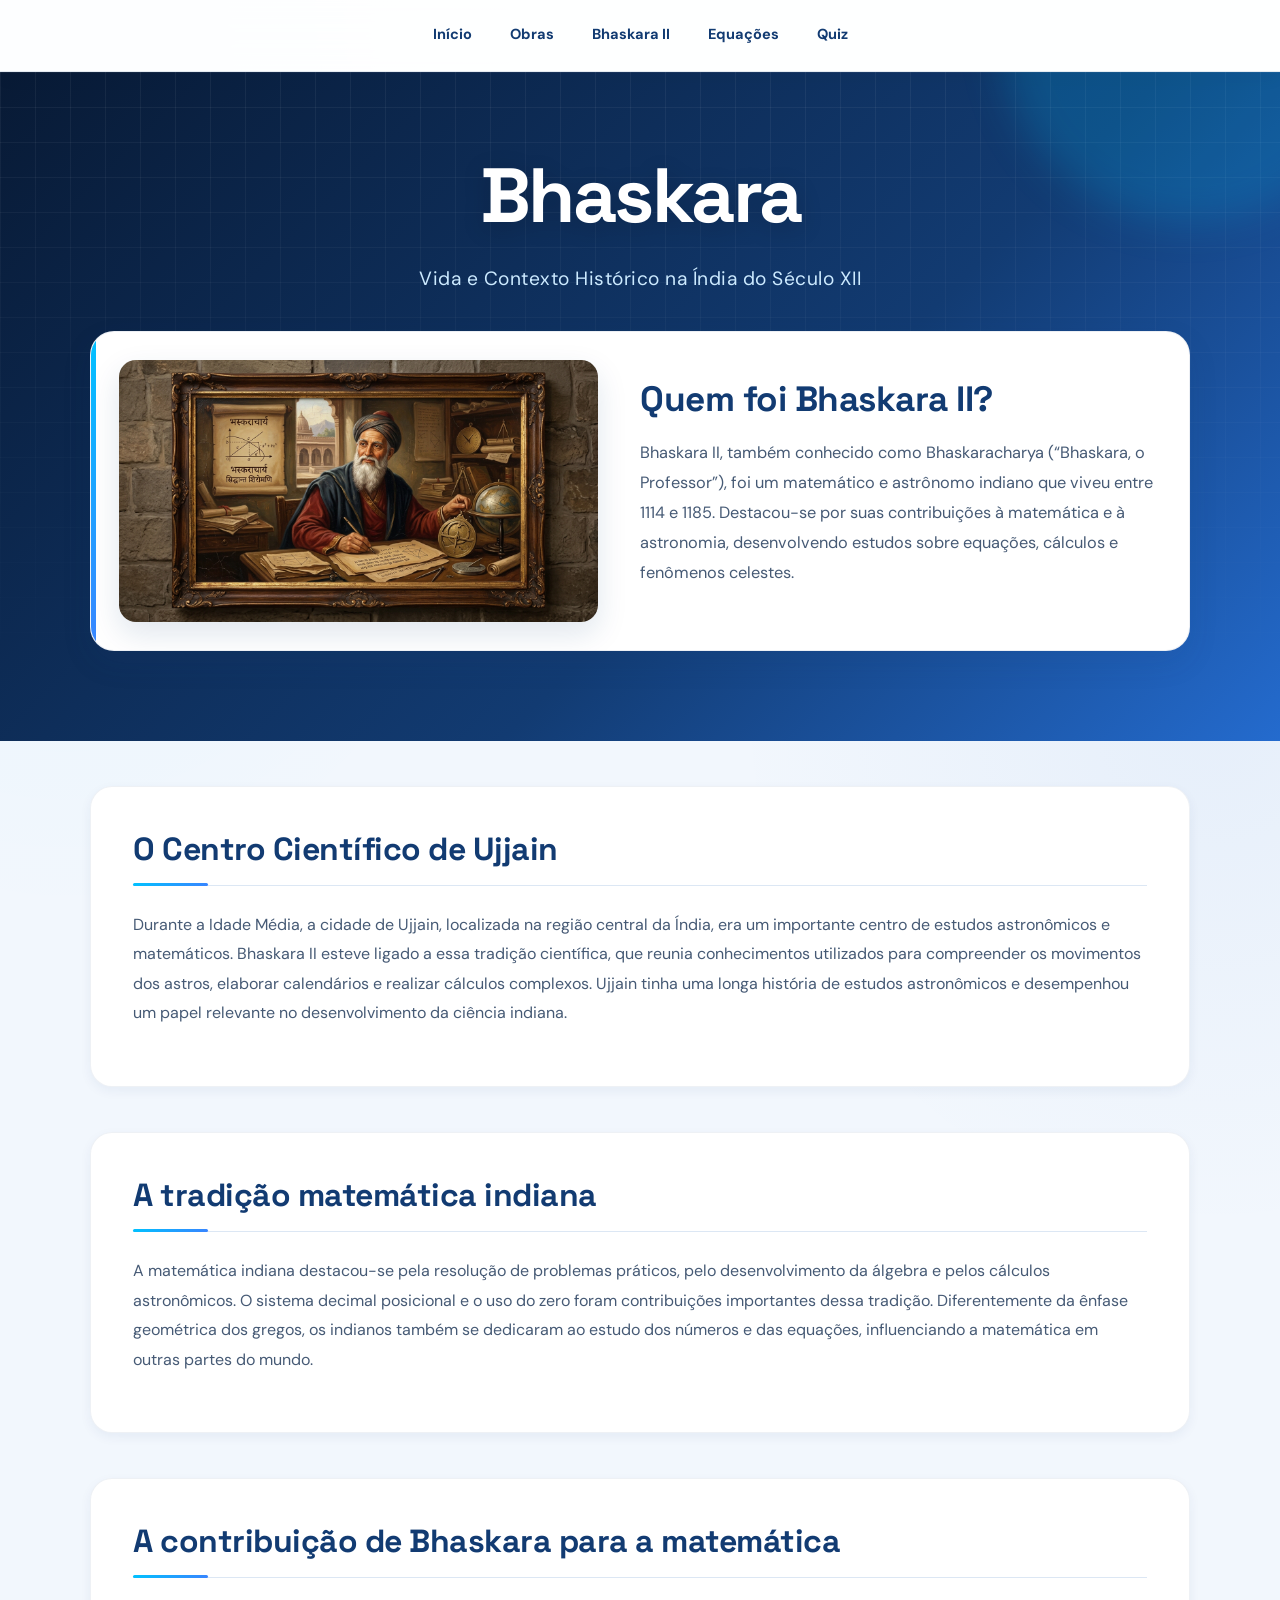
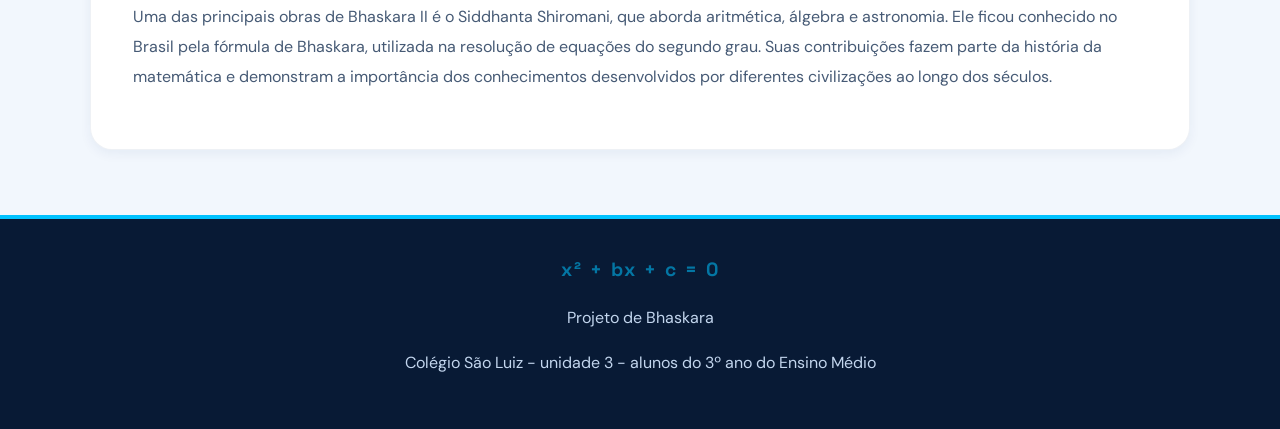
<file: index.html>
<!DOCTYPE html>
<html lang="pt-br">

<head>
    <meta charset="UTF-8">
    <meta name="viewport" content="width=device-width, initial-scale=1.0">

    <title>Segunda Guerra Mundial</title>

    <link rel="stylesheet" href="style.css">
</head>

<body>

    <!--MENU-->

    <nav>
        <a href="index.html">Início</a>
        <a href="obras.html">Obras</a>
        <a href="antes_guerra.html">Bhaskara II</a>
        <a href="brasil_na_guerra.html">Equações</a>
        <a href="quiz.html">Quiz</a>
    </nav>


    <!--CABEÇALHO-->

    <header>

        <h1>Bhaskara</h1>

        <p class="periodo">
            Vida e Contexto Histórico na Índia do Século XII
        </p>


        <!--DESTAQUE DA PÁGINA INICIAL-->

        <div class="destaque-inicio">

            <img
                src="Imagens/Imagem 1.jpg"
                alt="imagem de Bhaskara"
            >

            <div class="texto-destaque">

                <h2>
                    Quem foi Bhaskara II?
                </h2>

                <p>
                    Bhaskara II, também conhecido como Bhaskaracharya (“Bhaskara, o Professor”), foi um matemático e astrônomo indiano que viveu entre 1114 e 1185. Destacou-se por suas contribuições à matemática e à astronomia, desenvolvendo estudos sobre equações, cálculos e fenômenos celestes.
                    
                </p>

            </div>

        </div>

    </header>

    <main>

        <section>

            <h2>O Centro Científico de Ujjain</h2>

            <p>
                Durante a Idade Média, a cidade de Ujjain, localizada na região central da Índia, era um importante centro de estudos astronômicos e matemáticos. Bhaskara II esteve ligado a essa tradição científica, que reunia conhecimentos utilizados para compreender os movimentos dos astros, elaborar calendários e realizar cálculos complexos. Ujjain tinha uma longa história de estudos astronômicos e desempenhou um papel relevante no desenvolvimento da ciência indiana.
            </p>

        </section>

    </main>
    <main>

        <section>

            <h2>A tradição matemática indiana</h2>

            <p>
                A matemática indiana destacou-se pela resolução de problemas práticos, pelo desenvolvimento da álgebra e pelos cálculos astronômicos. O sistema decimal posicional e o uso do zero foram contribuições importantes dessa tradição. Diferentemente da ênfase geométrica dos gregos, os indianos também se dedicaram ao estudo dos números e das equações, influenciando a matemática em outras partes do mundo.
            </p>

        </section>

    </main>
    <main>

        <section>

            <h2>A contribuição de Bhaskara para a matemática</h2>

            <p>
                Uma das principais obras de Bhaskara II é o Siddhanta Shiromani, que aborda aritmética, álgebra e astronomia. Ele ficou conhecido no Brasil pela fórmula de Bhaskara, utilizada na resolução de equações do segundo grau. Suas contribuições fazem parte da história da matemática e demonstram a importância dos conhecimentos desenvolvidos por diferentes civilizações ao longo dos séculos.
            </p>

        </section>

    </main>


    <footer>

        <p>
            Projeto de Bhaskara
        </p>

        <p>
            Colégio São Luiz - unidade 3 -
            alunos do 3º ano do Ensino Médio
        </p>

    </footer>

</body>

</html>
</file>
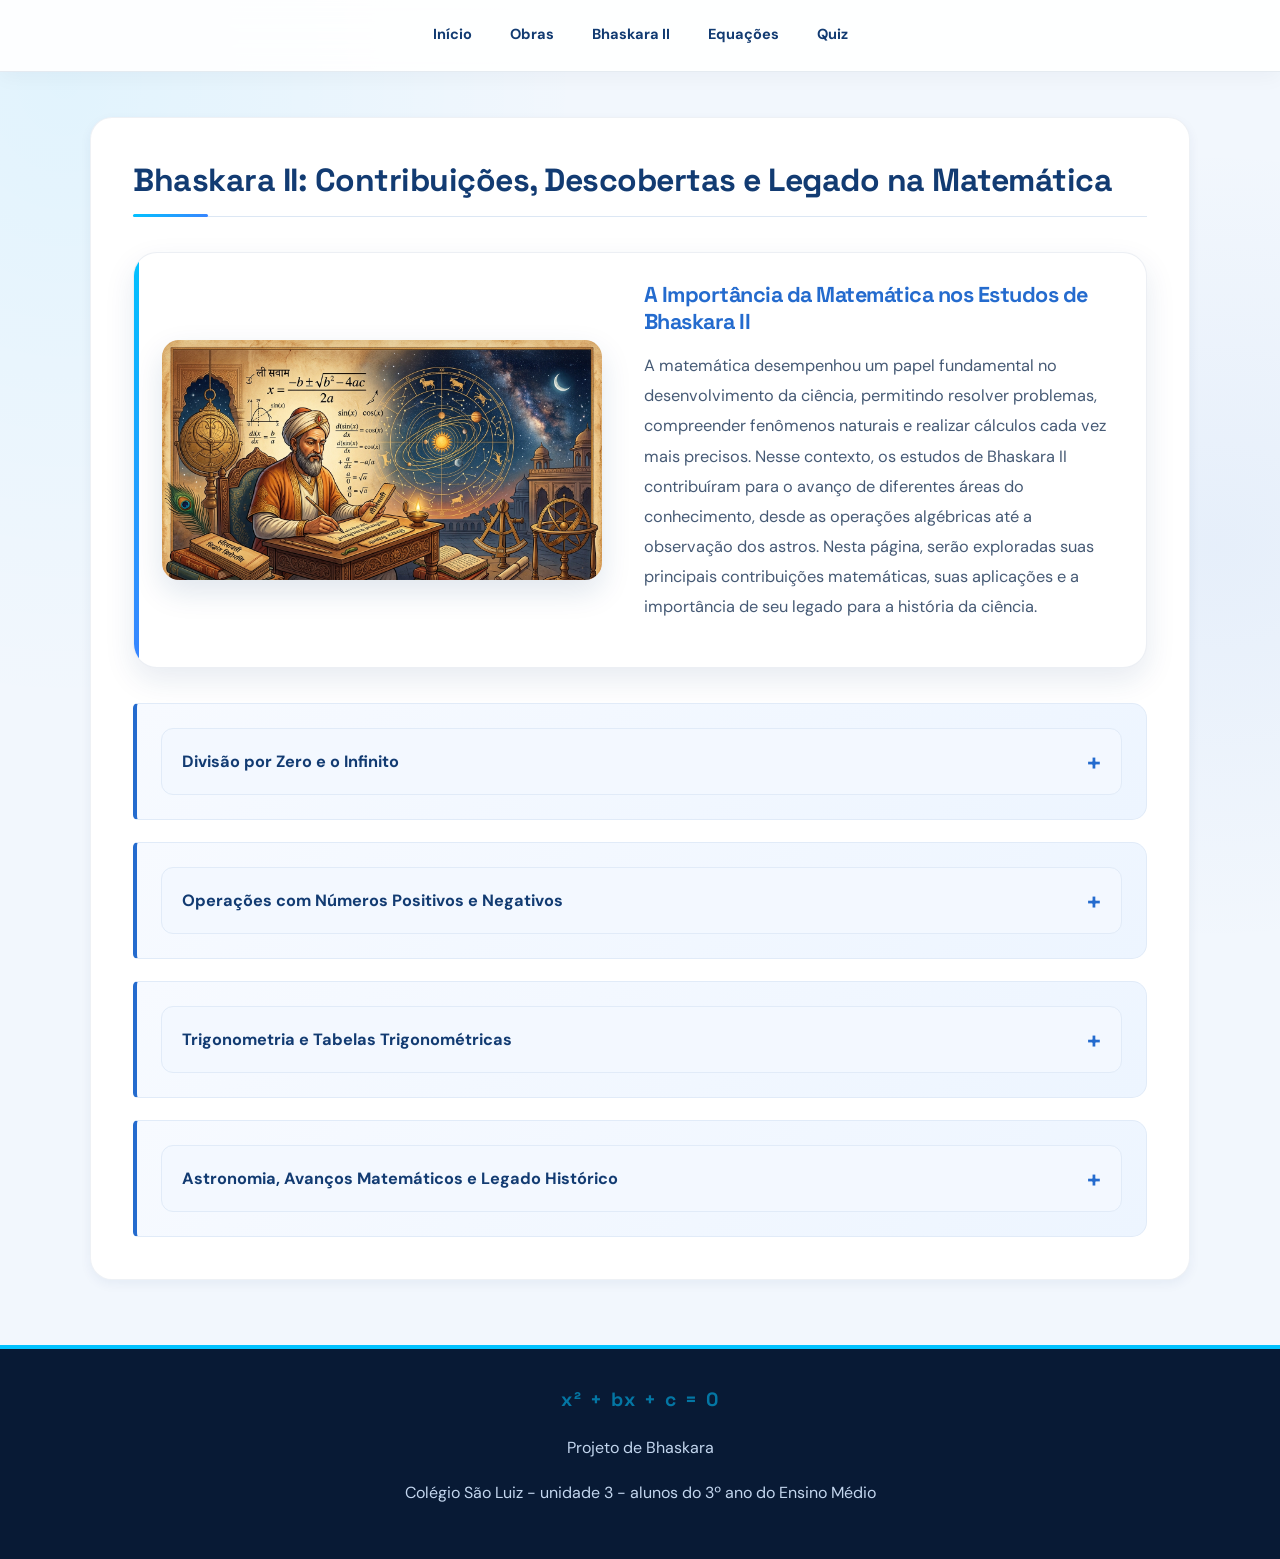
<file: antes_guerra.html>
<!DOCTYPE html>
<html lang="pt-br">

<head>
    <meta charset="UTF-8">
    <meta name="viewport" content="width=device-width, initial-scale=1.0">
    <title>Bhaskara II </title>
    <link rel="stylesheet" href="style.css">
</head>

<body>

    <!-- MENU -->
    <nav>
        <a href="index.html">Início</a>
        <a href="obras.html">Obras</a>
        <a href="antes_guerra.html">Bhaskara II</a>
        <a href="brasil_na_guerra.html">Equações</a>
        <a href="quiz.html">Quiz</a>
    </nav>

    <main>

        <section>

            <h2>Bhaskara II: Contribuições, Descobertas e Legado na Matemática</h2>

            <div class="destaque-inicio">

                <img src="Imagens/astronomia.jpg" alt="antes da Segunda Guerra Mundial">

                <div class="texto-destaque">

                    <h3>A Importância da Matemática nos Estudos de Bhaskara II</h3>

                        <p>
                            A matemática desempenhou um papel fundamental no desenvolvimento da ciência, permitindo resolver problemas, compreender fenômenos naturais e realizar cálculos cada vez mais precisos. Nesse contexto, os estudos de Bhaskara II contribuíram para o avanço de diferentes áreas do conhecimento, desde as operações algébricas até a observação dos astros. Nesta página, serão exploradas suas principais contribuições matemáticas, suas aplicações e a importância de seu legado para a história da ciência.
                        </p>

                </div>

            </div>

            <!-- TRATADO DE VERSALHES -->

            <article class="acordeao">

                <button class="titulo-acordeao">
                    Divisão por Zero e o Infinito
                    <span>+</span>
                </button>

                <div class="conteudo-acordeao">

                    <p>
                        Bhaskara II estudou o zero e suas propriedades matemáticas, buscando compreender como ele se comportava nas operações. Em seus estudos, discutiu a divisão por zero e a relacionou à ideia de infinito, utilizando o conceito de khahara.
                    </p>

                    <p>
                        Na época, os matemáticos buscavam compreender melhor os limites das operações numéricas. As ideias de Bhaskara fizeram parte desse processo e contribuíram para o desenvolvimento histórico do pensamento matemático.
                    </p>

                    <p>
                        Atualmente, porém, sabemos que a divisão por zero não é definida na aritmética comum. Mesmo assim, os estudos históricos sobre esse tema são importantes para compreender como os conceitos matemáticos foram sendo aperfeiçoados ao longo do tempo.
                    </p>


                    <p>
                        <strong>Atenção para o ENEM:</strong>
                       A divisão por zero não é permitida na matemática comum. Isso significa que não podemos dividir um número por zero, pois essa operação não possui um resultado definido. Por isso, ao resolver problemas matemáticos, é importante verificar se o número pelo qual estamos dividindo é diferente de zero. Essa regra também vale para expressões que possuem divisões, pois ajuda a evitar erros nos cálculos.
                    </p>

                </div>

            </article>

            <!-- CRISE DE 1929 -->

            <article class="acordeao">

                <button class="titulo-acordeao">
                    Operações com Números Positivos e Negativos
                    <span>+</span>
                </button>

                <div class="conteudo-acordeao">

                    <p>
                        Bhaskara II contribuiu para o desenvolvimento da aritmética ao trabalhar com operações envolvendo números positivos e negativos. Esses conhecimentos eram importantes para representar diferentes quantidades e resolver problemas matemáticos.
                    </p>

                    <p>
                        Seus estudos também envolveram métodos algébricos utilizados na resolução de equações com valores desconhecidos. Isso permitia encontrar soluções para diversos problemas, ampliando as possibilidades de aplicação da matemática.
                    </p>

                    <p>
                       Essas contribuições fizeram parte do avanço da álgebra na Índia medieval. O estudo dos números positivos e negativos continua sendo fundamental para resolver equações e compreender situações cotidianas que envolvem ganhos, perdas e variações de valores.
                    </p>

                    

                    <p>
                        <strong>Atenção para o ENEM:</strong>
                        As regras de sinais são essenciais para resolver cálculos com números positivos e negativos. Elas aparecem em situações do cotidiano, como variações de temperatura, dívidas, lucros e prejuízos. Por exemplo, se a temperatura está em 3 °C negativos e aumenta 5 °C, ela passa para 2 °C positivos. Por isso, é importante entender como os sinais funcionam na adição, na subtração, na multiplicação e na divisão para resolver os problemas corretamente.
                    </p>

                </div>

            </article>

            <!-- ASCENSÃO DO NAZISMO -->

            <article class="acordeao">

                <button class="titulo-acordeao">
                    Trigonometria e Tabelas Trigonométricas
                    <span>+</span>
                </button>

                <div class="conteudo-acordeao">

                    <p>
                        Bhaskara II aprofundou estudos relacionados à trigonometria, especialmente ao seno de diferentes ângulos. Esses conhecimentos permitiam estabelecer relações entre ângulos e medidas, facilitando a realização de cálculos matemáticos.
                    </p>

                    <p>
                        O uso de tabelas trigonométricas ajudava a encontrar valores necessários para cálculos astronômicos. Na época, essas ferramentas eram essenciais para estudar os movimentos dos astros e estimar suas posições no céu.
                    </p>

                    <p>
                        Dessa forma, seus estudos contribuíram para o desenvolvimento da trigonometria e para sua aplicação na astronomia. Atualmente, conceitos como seno, cosseno e tangente continuam sendo utilizados em áreas como engenharia, física e construção civil.
                    </p>

                

                   

                    <p>
                        <strong>Atenção para o ENEM:</strong>
                        A trigonometria ajuda a calcular alturas e distâncias que nem sempre podem ser medidas diretamente, como a altura de um prédio ou de uma árvore. Para isso, é importante entender as relações entre seno, cosseno e tangente nos triângulos retângulos. No ENEM, esses conceitos podem aparecer em situações do cotidiano, como rampas, escadas e sombras. Por isso, procure entender como essas relações funcionam e como utilizá-las para resolver problemas.
                    </p>

                </div>

            </article>

            <!-- EXPANSIONISMO -->

            <article class="acordeao">

                <button class="titulo-acordeao">
                    Astronomia, Avanços Matemáticos e Legado Histórico
                    <span>+</span>
                </button>

                <div class="conteudo-acordeao">

                    <p>
                        Bhaskara II aplicou seus conhecimentos matemáticos ao estudo dos movimentos celestes, realizando cálculos relacionados às posições dos planetas e à previsão de eclipses solares e lunares. Seus estudos demonstraram como a matemática era essencial para compreender os fenômenos astronômicos e ampliar os conhecimentos sobre o universo.
                    </p>

                    <p>
                        Além disso, Bhaskara investigou pequenas variações das grandezas e questões relacionadas à velocidade instantânea dos planetas. Essas ideias apresentam semelhanças com conceitos utilizados posteriormente no cálculo diferencial, desenvolvido formalmente séculos depois, principalmente por Isaac Newton e Gottfried Leibniz.
                    </p>

                    <p>
                        Suas contribuições fizeram de Bhaskara II um dos grandes nomes da matemática indiana medieval. Em suas obras, como Lilavati, dedicada principalmente à aritmética, e Bijaganita, voltada à álgebra, ele reuniu conhecimentos e apresentou métodos para resolver diferentes problemas matemáticos.
                    </p>

                    <p>
                        Seu legado demonstra que a matemática foi construída ao longo de muitos séculos, com a contribuição de diferentes povos e estudiosos. Seus trabalhos ajudaram a preservar e ampliar conhecimentos científicos, mostrando a importância da matemática para resolver problemas, compreender fenômenos naturais e promover o desenvolvimento da ciência.
                    </p>

                    <p>
                        <strong>Atenção para o ENEM:</strong>
                       A matemática é uma ferramenta essencial para compreender fenômenos naturais, como os movimentos dos planetas e a ocorrência de eclipses. No ENEM, é importante entender como os conhecimentos matemáticos podem ser aplicados em situações reais, envolvendo cálculos, interpretação de gráficos e resolução de problemas. Além disso, lembre-se de que a ciência evolui ao longo do tempo, com a contribuição de diferentes estudiosos. Bhaskara II contribuiu para esse processo, mas o cálculo diferencial foi desenvolvido formalmente séculos depois, principalmente por Isaac Newton e Gottfried Leibniz.
                    </p>

                    

                </div>

            </article>

        </section>

    </main>

    <footer>
        <p>Projeto de Bhaskara</p>
        <p>Colégio São Luiz - unidade 3 - alunos do 3º ano do Ensino Médio</p>
    </footer>

    <script src="script.js"></script>

</body>

</html>
</file>
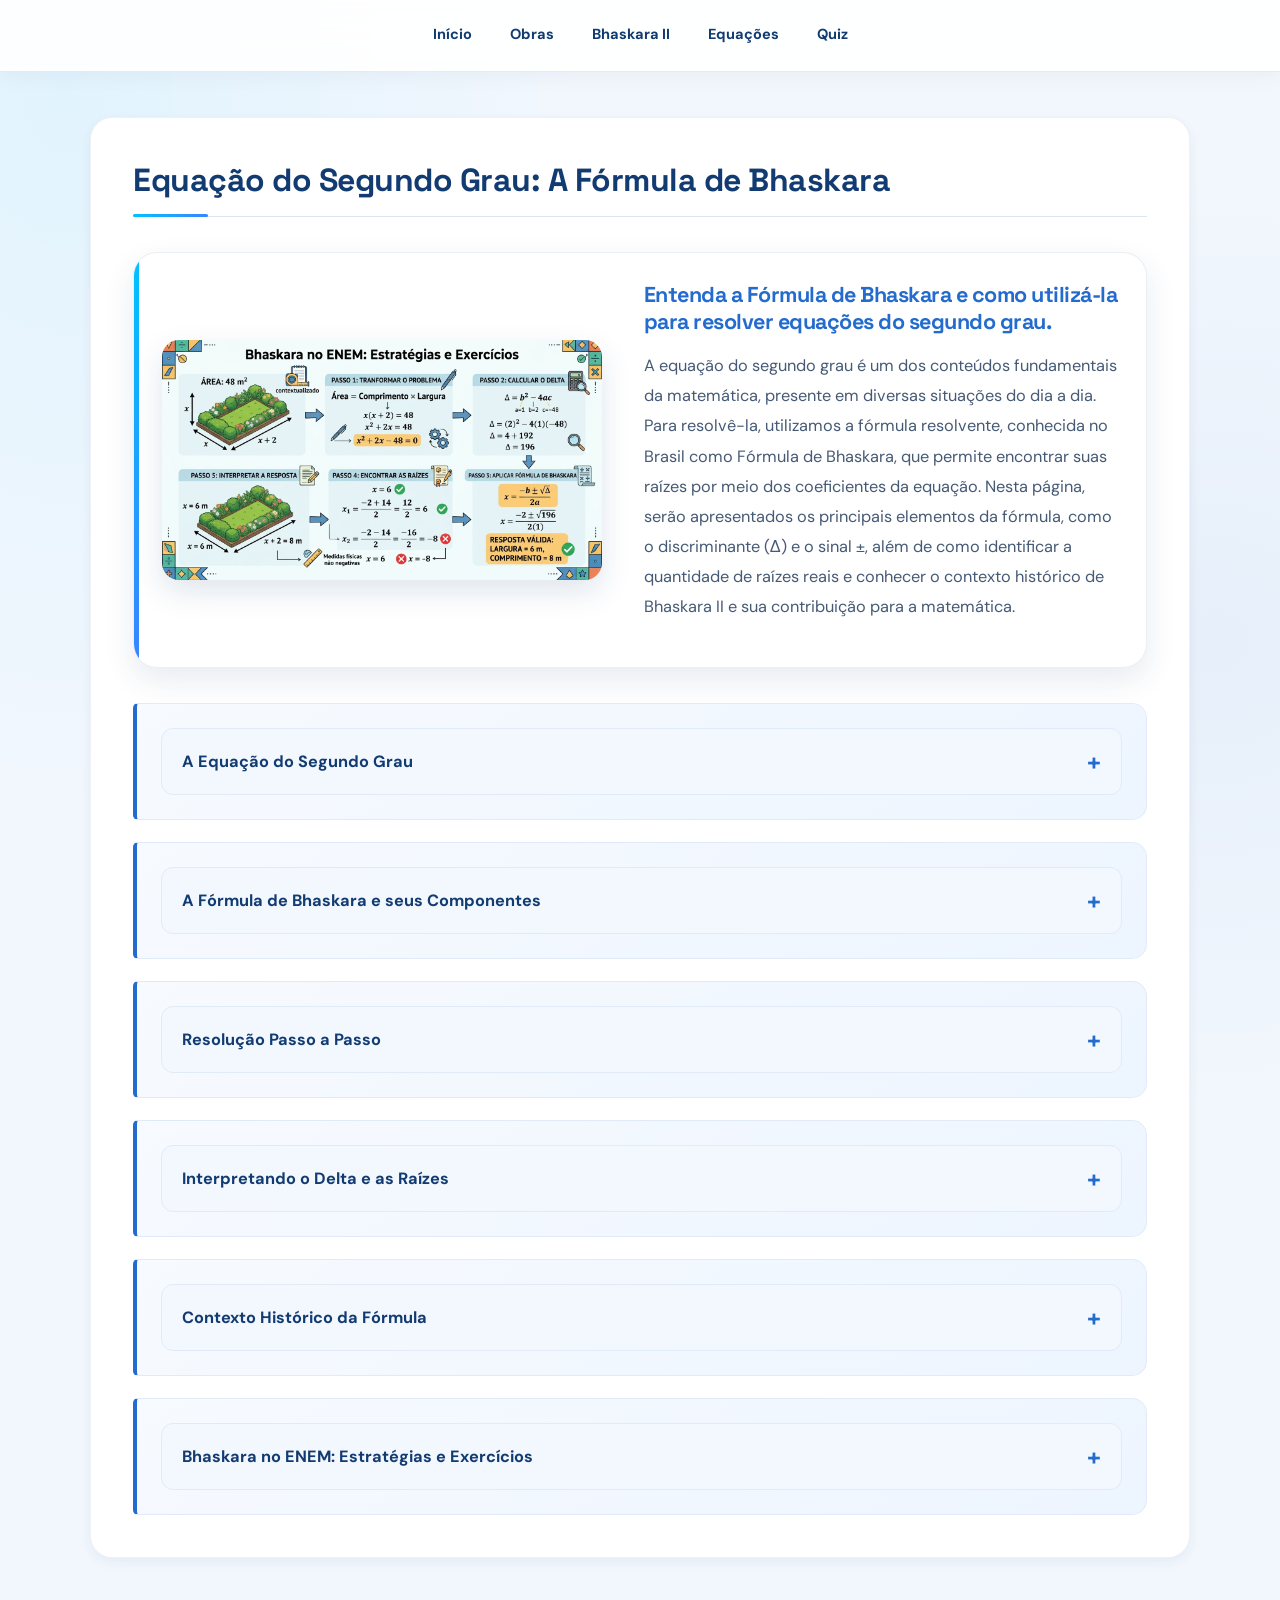
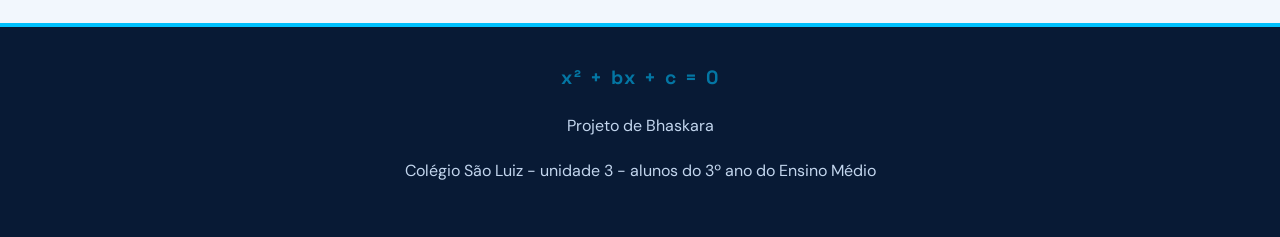
<file: brasil_na_guerra.html>
<!DOCTYPE html>
<html lang="pt-br">

<head>
    <meta charset="UTF-8">
    <meta name="viewport" content="width=device-width, initial-scale=1.0">
    <title>Brasil na Guerra | Segunda Guerra Mundial</title>
    <link rel="stylesheet" href="style.css">
</head>

<body>

    <!-- MENU -->
    <nav>
        <a href="index.html">Início</a>
        <a href="obras.html">Obras</a>
        <a href="antes_guerra.html">Bhaskara II</a>
        <a href="brasil_na_guerra.html">Equações</a>
        <a href="quiz.html">Quiz</a>
    </nav>

    <main>

        <section>

           
    <h2>Equação do Segundo Grau: A Fórmula de Bhaskara</h2>

    <div class="destaque-inicio">

        <img
            src="Imagens/vinicius.jpg"
            alt="Participação do Brasil na Segunda Guerra Mundial"
        >

        <div class="texto-destaque">

            <h3>Entenda a Fórmula de Bhaskara e como utilizá-la para resolver equações do segundo grau.</h3>

            <p>
               A equação do segundo grau é um dos conteúdos fundamentais da matemática, presente em diversas situações do dia a dia. Para resolvê-la, utilizamos a fórmula resolvente, conhecida no Brasil como Fórmula de Bhaskara, que permite encontrar suas raízes por meio dos coeficientes da equação.

Nesta página, serão apresentados os principais elementos da fórmula, como o discriminante (Δ) e o sinal ±, além de como identificar a quantidade de raízes reais e conhecer o contexto histórico de Bhaskara II e sua contribuição para a matemática.
            </p>

        </div>

    </div>

    <!-- daqui para baixo continuam os seus conteúdos -->


            <!-- NEUTRALIDADE -->

            <article class="acordeao">

                <button class="titulo-acordeao">
                    A Equação do Segundo Grau
                    <span>+</span>
                </button>

                <div class="conteudo-acordeao">

                    <p>
                        A equação do segundo grau, também chamada de equação quadrática, é uma expressão matemática em que a maior potência da incógnita x é 2. Sua forma geral é: ax² + bx + c = 0.


                    </p>

                    <p>
                        Nessa expressão, a representa o coeficiente de x², b é o coeficiente de x e c é o termo independente, ou seja, o número que não acompanha a incógnita. Para que a equação seja realmente do segundo grau, o valor de a deve ser diferente de zero.


                    </p>

                    <p>
                        O objetivo é encontrar os valores de x que tornam a igualdade verdadeira. Esses valores são chamados de raízes ou soluções da equação e podem ser encontrados por diferentes métodos, incluindo a Fórmula de Bhaskara.
                    </p>

                    <img src="Imagens/formula.jpg" alt="Formula de Bhaskara" width="500"> 

                    

                </div>

            </article>

            <!-- ENTRADA DO BRASIL NA GUERRA -->

            <article class="acordeao">

                <button class="titulo-acordeao">
                    A Fórmula de Bhaskara e seus Componentes
                    <span>+</span>
                </button>

                <div class="conteudo-acordeao">

                    <p>
                        A Fórmula de Bhaskara é utilizada para encontrar as raízes de uma equação do segundo grau, ou seja, os valores de x que tornam a igualdade verdadeira. Para aplicá-la, a equação deve estar na forma ax² + bx + c = 0, em que a, b e c são os coeficientes. Atenção: o valor de a precisa ser diferente de zero.
                    </p>

                    <p>
                        Um dos elementos fundamentais é o delta (Δ), calculado por Δ = b² − 4ac. Seu resultado indica quantas raízes reais distintas a equação possui: delta positivo significa duas raízes, delta igual a zero significa uma raiz real distinta, e delta negativo significa que não existem raízes reais.
                    </p>

                    <p>
                        O sinal ± (mais ou menos) indica que devemos realizar dois cálculos, um com o sinal de mais e outro com o de menos. Já o denominador 2a completa a operação de divisão. Cada componente tem uma função específica na descoberta das raízes.
                    </p>

                    <p>
                        <strong>Resumindo:</strong> identifique os coeficientes, calcule o delta e substitua os valores na fórmula. Entender cada parte torna a resolução mais simples e ajuda a evitar erros de sinais.
                    </p>

                    <img src="Imagens/formula2.jpg" alt="Formula de Bhaskara 2" width="500"> 

                </div>

            </article>

            <!-- FEB -->

            <article class="acordeao">

                <button class="titulo-acordeao">
                    Resolução Passo a Passo
                    <span>+</span>
                </button>

                <div class="conteudo-acordeao">

                    <p>
                        Para resolver uma equação do segundo grau utilizando a Fórmula de Bhaskara, o primeiro passo é identificar os coeficientes <strong>a, b e c,</strong> prestando atenção aos sinais de cada número. Em seguida, calculamos o delta (Δ), que ajuda a determinar a quantidade de raízes reais da equação.
                    </p>

                    <p>
                        Depois de encontrar o delta, substituímos os valores na Fórmula de Bhaskara. O sinal ± indica que devemos realizar dois cálculos, um com o sinal de mais e outro com o de menos, para encontrar as possíveis raízes.
                    </p>

                    <p>
                        Por fim, analisamos os resultados e verificamos se estão corretos. Seguir essa sequência ajuda a organizar os cálculos, evitar erros e compreender cada etapa da resolução, em vez de apenas memorizar a fórmula.
                    </p>

                    <img src="Imagens/passos.jpg" alt="" width="500">

                </div>

            </article>

            <!-- MONTE CASTELLO -->

            <article class="acordeao">

                <button class="titulo-acordeao">
                    Interpretando o Delta e as Raízes
                    <span>+</span>
                </button>

                <div class="conteudo-acordeao">

                    <p>
                        O delta (Δ) é um dos elementos mais importantes da Fórmula de Bhaskara, pois permite descobrir quantas raízes reais distintas uma equação do segundo grau possui. Seu valor é calculado pela expressão <strong>Δ = b² − 4ac</strong> e pode ser positivo, negativo ou igual a zero. Além dos cálculos, podemos compreender esse resultado observando o gráfico da equação, que forma uma curva chamada <strong>parábola.</strong>
                    </p>

                    <p>
                        Quando <strong>Δ > 0</strong>, a equação possui duas raízes reais distintas. No gráfico, isso significa que a parábola cruza o eixo x em dois pontos diferentes. Quando <strong>Δ = 0</strong>, existe apenas uma raiz real distinta, pois a parábola toca o eixo x em um único ponto, exatamente no vértice. Já quando <strong>Δ < 0</strong>, a equação não possui raízes reais, porque a parábola não cruza nem toca o eixo x.
                    </p>

                    <p>
                        Essa relação acontece porque as raízes são os valores de x para os quais a função é igual a zero. Por isso, os pontos em que a parábola encontra o eixo x representam as soluções reais da equação. É importante lembrar que uma equação com delta igual a zero possui uma raiz real distinta, também chamada de raiz dupla.
                    </p>

                    <p>
                        <strong>Resumindo:</strong> delta positivo indica duas raízes reais distintas; delta igual a zero indica uma raiz real distinta; e delta negativo indica ausência de raízes reais. Aprender a relacionar o valor do delta com o gráfico da parábola ajuda a interpretar os resultados com mais facilidade e a resolver questões de matemática com maior segurança.
                    </p>
                    <img src="Imagens/raizes.jpg" alt="raizes" width="500">

                </div>

            </article>

            <!-- CONTRADIÇÃO -->

            <article class="acordeao">

                <button class="titulo-acordeao">
                    Contexto Histórico da Fórmula
                    <span>+</span>
                </button>

                <div class="conteudo-acordeao">

                    <p>
                        A resolução de equações do segundo grau é estudada há milhares de anos. Povos antigos, como os babilônios, já utilizavam métodos para resolver problemas envolvendo áreas e medidas, mesmo antes da criação da notação algébrica que conhecemos hoje.
                    </p>

                    <p>
                        Ao longo da história, diferentes matemáticos contribuíram para o desenvolvimento desses métodos. Na Índia medieval, <strong>Bhaskara II</strong>, também conhecido como Bhaskara Acharya, estudou problemas matemáticos e apresentou contribuições importantes para a álgebra. Entretanto, a fórmula utilizada atualmente não foi criada exclusivamente por ele, pois o desenvolvimento da resolução das equações do segundo grau ocorreu gradualmente, com contribuições de diferentes povos e estudiosos.
                    </p>

                    <p>
                        No Brasil, a expressão <strong>Fórmula de Bhaskara</strong> tornou-se popular para designar o método usado para encontrar as raízes de uma equação do segundo grau. Em outros países, essa fórmula geralmente é chamada de fórmula quadrática.

                    <p>
                        <strong>Resumindo:</strong> a resolução das equações do segundo grau é resultado de séculos de desenvolvimento matemático. Conhecer essa história ajuda a compreender como diferentes civilizações contribuíram para a matemática que estudamos hoje.
                    </p>

                    <img src="Imagens/indiano.jpg" alt="indio" width="500">

                </div>

            </article>

            <!-- CONSEQUÊNCIAS -->

            <article class="acordeao">

                <button class="titulo-acordeao">
                    Bhaskara no ENEM: Estratégias e Exercícios
                    <span>+</span>
                </button>

                <div class="conteudo-acordeao">

                    <p>
                        Uma questão de prova pode apresentar uma situação cotidiana que precisa ser transformada em uma equação do segundo grau. Por exemplo, um jardim retangular possui área de 48 m², e seu comprimento mede 2 metros a mais que sua largura.
                    </p>

                    <p>
                        <strong>Construindo a equação</strong>
                        <p>Chamamos a largura de x e o comprimento de x + 2. Como a área do retângulo é o produto dessas medidas, temos:</p>
                       <p> x(x + 2) = 48</p>
                        <p>Aplicando a distributiva e igualando a equação a zero:</p>
                        <p><strong>x² + 2x − 48 = 0</strong></p>
                    </p>

                    <p>
                        <strong>Resolvendo com Bhaskara</strong>

                        <p>Identificamos os coeficientes: a = 1, b = 2 e c = −48.</p>
                        <p>Calculando o delta:</p>
                        <p>Δ = 2² − 4 · 1 · (−48) = 196</p>
                        <p>Aplicando a fórmula:</p>
                        <p>x = (−2 ± √196) / 2</p>
                        <p>Assim, encontramos duas raízes: x₁ = 6 e x₂ = −8.</p>
                    </p>

                    

                    <p>
                        <strong>Interpretando a resposta</strong>
                        <p>Como estamos calculando medidas de um jardim, o valor negativo não é válido. Portanto, a largura é <strong>6 metros</strong> e o comprimento é <strong>8 metros.</strong></p>
                        <p>Para conferir, multiplicamos as medidas: 6 × 8 = 48 m², confirmando o resultado.</p>
                        <p><strong>Dica para a prova:</strong> leia o enunciado com atenção, observe os sinais dos coeficientes e lembre-se de que nem toda raiz encontrada representa uma solução válida para a situação apresentada. Sempre interprete e confira sua resposta.</p>
                    </p>

                    <img src="Imagens/Gemini_Generated_Image_1ido061ido061ido.jpg" alt="resolucao" width="500">

                </div>

            </article>

        </section>

    </main>

    <footer>
        <p>Projeto de Bhaskara</p>
        <p>Colégio São Luiz - unidade 3 - alunos do 3º ano do Ensino Médio</p>
    </footer>

    <script src="script.js"></script>

</body>

</html>
</file>
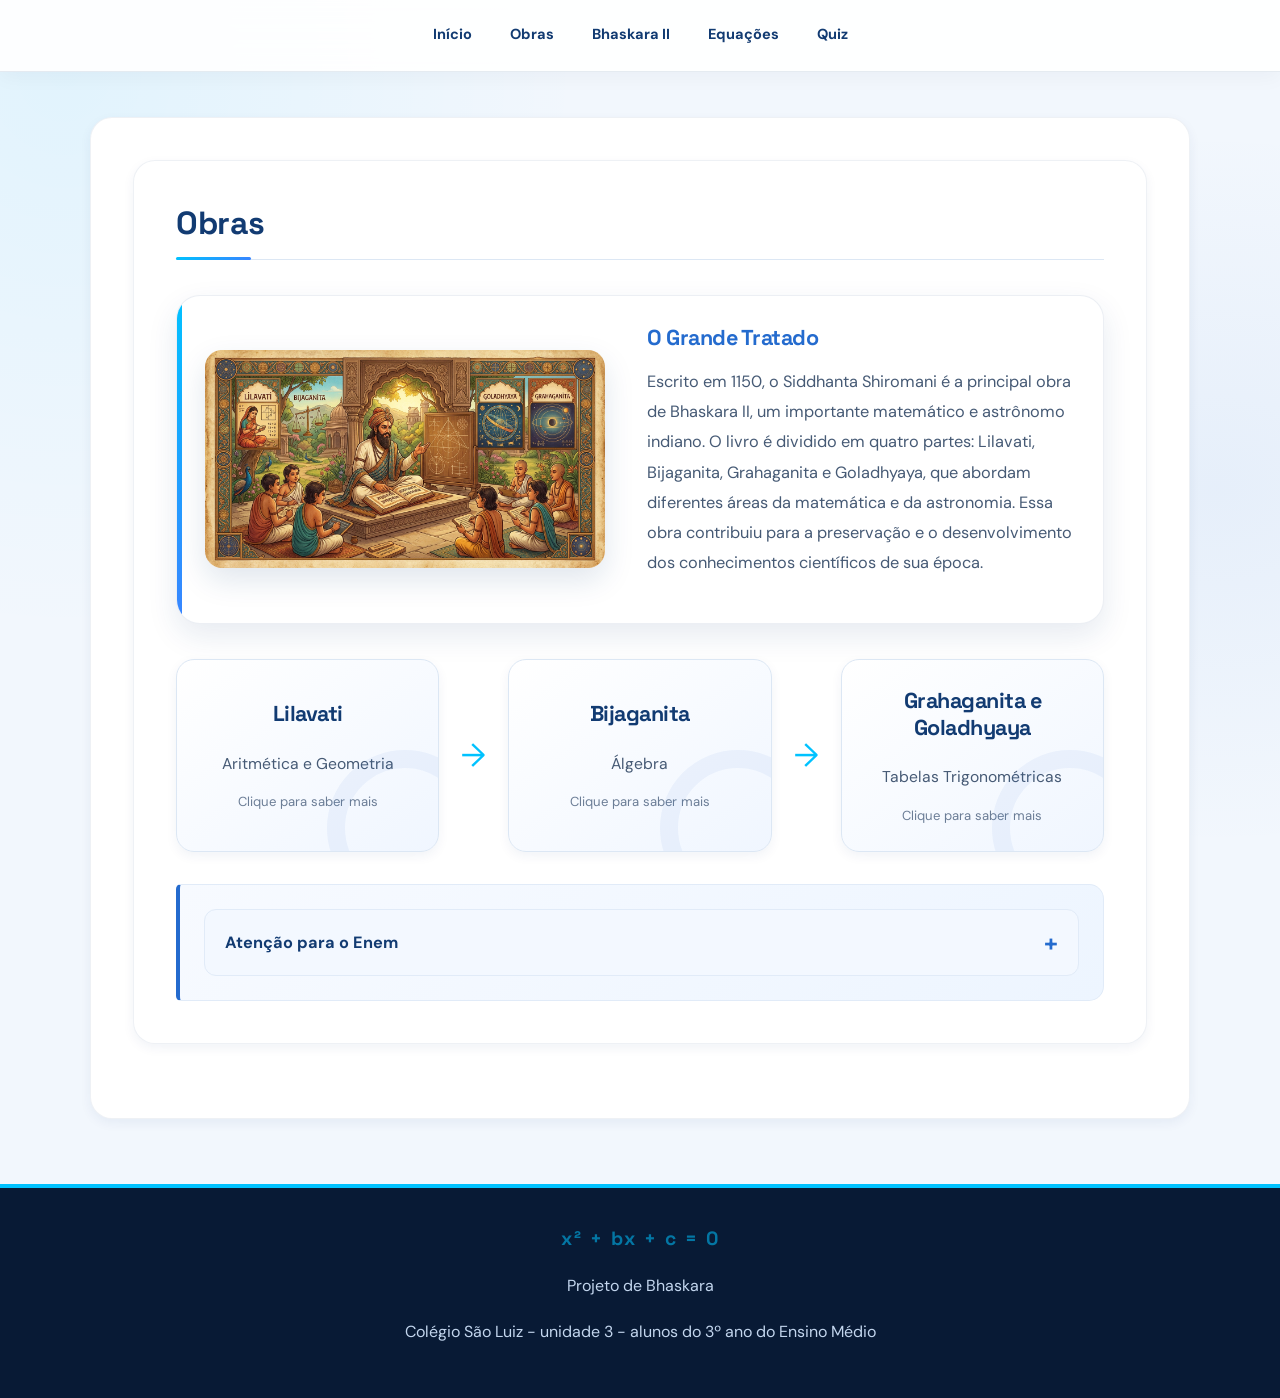
<file: obras.html>
<!DOCTYPE html>
<html lang="pt-br">

<head>
    <meta charset="UTF-8">
    <meta name="viewport" content="width=device-width, initial-scale=1.0">
    <title>A Guerra | Segunda Guerra Mundial</title>
    <link rel="stylesheet" href="style.css">
</head>

<body>

    <!-- MENU -->
    <nav>
        <a href="index.html">Início</a>
        <a href="obras.html">Obras</a>
        <a href="antes_guerra.html">Bhaskara II</a>
        <a href="brasil_na_guerra.html">Equações</a>
        <a href="quiz.html">Quiz</a>
    </nav>

    <main>

        <section>

            <section>

    <h2>Obras</h2>

    <div class="destaque-inicio">

        <img src="Imagens/Imagem 2.jpg" alt="antes da guerra">

        <div class="texto-destaque">

            <h3>O Grande Tratado</h3>

            <p>
                Escrito em 1150, o Siddhanta Shiromani é a principal obra de Bhaskara II, um importante matemático e astrônomo indiano. O livro é dividido em quatro partes: Lilavati, Bijaganita, Grahaganita e Goladhyaya, que abordam diferentes áreas da matemática e da astronomia. Essa obra contribuiu para a preservação e o desenvolvimento dos conhecimentos científicos de sua época.
            </p>

        </div>

    </div>

    <!-- O restante do conteúdo da página continua aqui -->

            <!-- EIXO E ALIADOS -->

            <div class="blocos-guerra">

                <button class="bloco-guerra" onclick="mostrarBlocoGuerra('eixo')">
                    <h3>Lilavati</h3>

                    <p>
                        Aritmética e Geometria
                    </p>

                    <span>Clique para saber mais</span>
                </button>

                <div class="seta-guerra">
                    →
                </div>

                <button class="bloco-guerra" onclick="mostrarBlocoGuerra('aliados')">
                    <h3>Bijaganita</h3>

                    <p>
                        Álgebra
                    </p>

                    <span>Clique para saber mais</span>
                </button>

                <div class="seta-guerra">
                    →
                </div>

                <button class="bloco-guerra" onclick="mostrarBlocoGuerra('Bhaskara')">
                    <h3>Grahaganita e Goladhyaya </h3>

                    <p>
                        Tabelas Trigonométricas
                    </p>

                    <span>Clique para saber mais</span>
                </button>



            </div>

            <!-- CONTEÚDO DO EIXO -->

            <div id="eixo" class="conteudo-guerra">

                <h3>Lilavati: A Arte de Ensinar Matemática</h3>

                <p>
                    A Lilavati é uma das partes mais famosas da obra de Bhaskara II, abordando conhecimentos de aritmética e geometria.
                </p>

                <p>
                    Seus conteúdos incluem operações numéricas, frações, proporções e medidas, apresentados por meio de problemas, enigmas e versos poéticos.
                </p>

                <p>
                    Tradicionalmente, seu nome é associado à filha de Bhaskara. A obra se destaca por ensinar matemática de forma criativa e envolvente.

                </p>

            </div>

            <!-- CONTEÚDO DOS ALIADOS -->

            <div id="aliados" class="conteudo-guerra">

                <h3>Bijaganita: O Estudo da Álgebra</h3>

                <p>
                    A Bijaganita é uma parte da obra de Bhaskara II dedicada à álgebra, abordando equações, raízes e operações matemáticas avançadas.
                </p>

                <p>
                   Nela, Bhaskara apresenta métodos para encontrar valores desconhecidos e resolver problemas matemáticos complexos.
                </p>

                <p>
                    Seus estudos contribuíram para o desenvolvimento das técnicas algébricas e para o avanço da matemática.
                </p>

            </div>

            <div id="Bhaskara" class="conteudo-guerra">

                <h3>Bhaskara e a Matemática na Astronomia</h3>

                <p>
                    Essas duas partes são dedicadas à astronomia e mostram como Bhaskara utilizava a matemática para estudar o universo.
                </p>

                <p>
                    A Grahaganita aborda os cálculos e movimentos dos planetas, enquanto a Goladhyaya trata das esferas celestes e da organização do cosmos.
                </p>

                <p>
                    Seus estudos ajudavam a compreender os fenômenos astronômicos e demonstravam a importância da matemática para a observação dos astros.
                </p>

            </div>

            <!-- LINHA DO TEMPO -->

            

                

                

                </div>

                <article class="acordeao">

                <button class="titulo-acordeao">
                    Atenção para o Enem
                 
                    <span>+</span>
                </button>

                <div class="conteudo-acordeao">

                    <p>
                       Relacione a obra Siddhanta Shiromani, de Bhaskara II, à importância da matemática para o desenvolvimento científico, destacando suas aplicações na resolução de problemas, na álgebra e na compreensão dos fenômenos astronômicos.
                    </p>


                

            

                
                </div>

            </div>

        </section>

    </main>

    <footer>
        <p>Projeto de Bhaskara</p>
        <p>Colégio São Luiz - unidade 3 - alunos do 3º ano do Ensino Médio</p>
    </footer>

    <script src="script.js"></script>

</body>

</html>
</file>
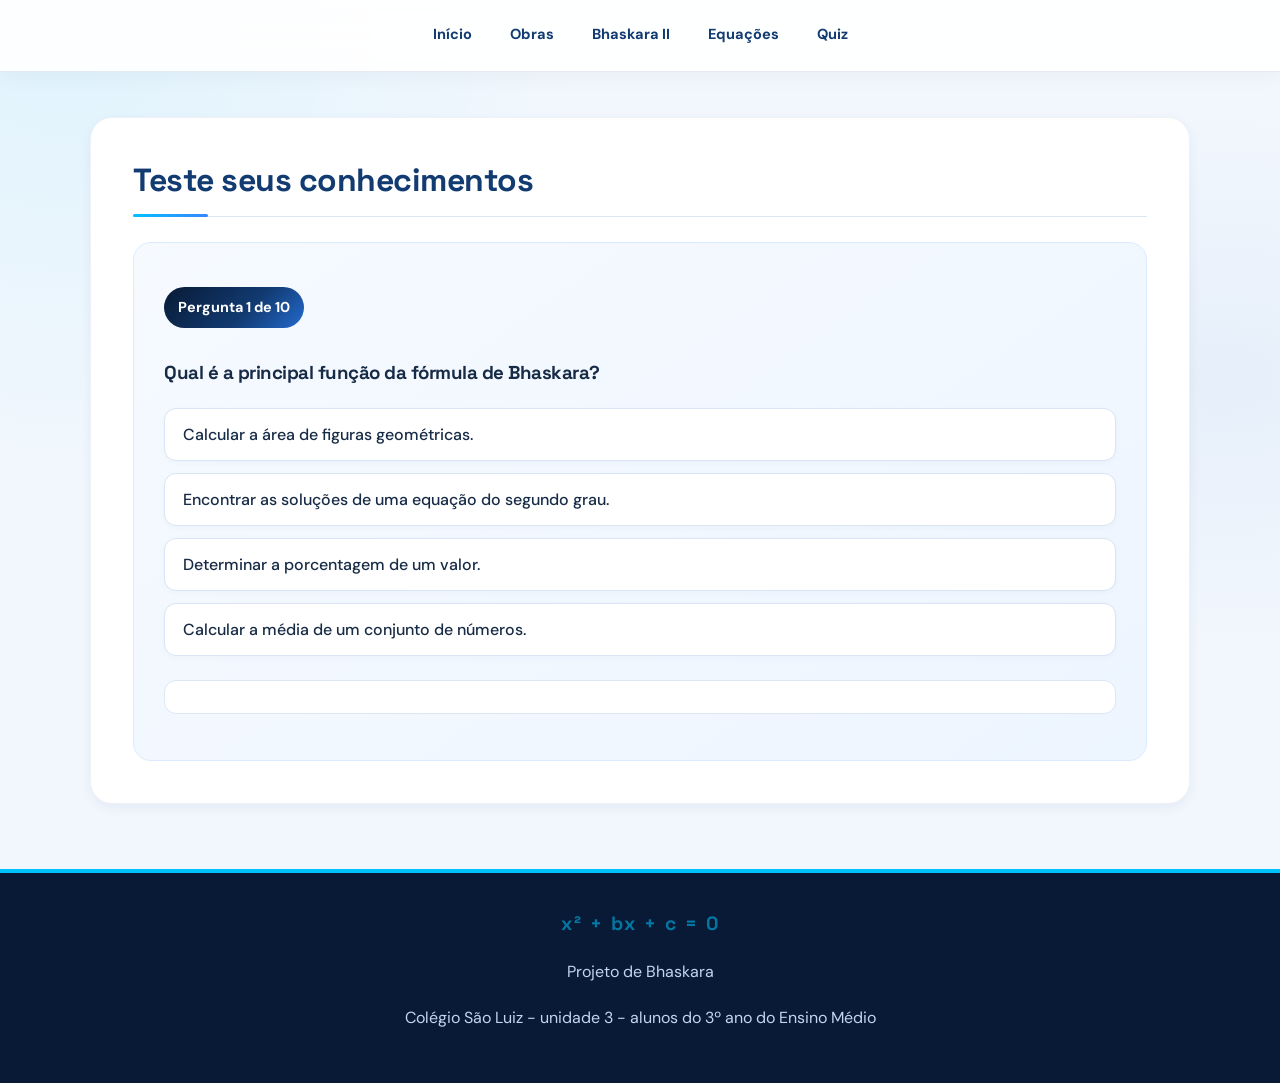
<file: quiz.html>
<!DOCTYPE html>
<html lang="pt-br">

<head>
    <meta charset="UTF-8">
    <meta name="viewport" content="width=device-width, initial-scale=1.0">
    <title>Quiz | Segunda Guerra Mundial</title>
    <link rel="stylesheet" href="style.css">
</head>

<body>

    <!-- MENU -->
    <nav>
        <a href="index.html">Início</a>
        <a href="obras.html">Obras</a>
        <a href="antes_guerra.html">Bhaskara II</a>
        <a href="brasil_na_guerra.html">Equações</a>
        <a href="quiz.html">Quiz</a>
    </nav>

    <main>

        <section>

            <h2>Teste seus conhecimentos</h2>

            <div id="quiz-container">

                <p id="progresso"></p>

                <h3 id="pergunta"></h3>

                <div id="alternativas"></div>

                <p id="feedback"></p>

                <button id="proxima" onclick="proximaPergunta()">
                    Próxima pergunta
                </button>

            </div>

        </section>

    </main>

    <footer>
        <p>Projeto de Bhaskara</p>
        <p>Colégio São Luiz - unidade 3 - alunos do 3º ano do Ensino Médio</p>
    </footer>

    <script src="script.js"></script>

</body>

</html>
</file>
<file: style.css>
/* =========================================================
   BHASKARA LAB | MATEMÁTICA EM MOVIMENTO
   Identidade visual: azul tecnológico, ciano e branco
   ========================================================= */

/* 1. VARIÁVEIS GLOBAIS */
@import url('https://fonts.googleapis.com/css2?family=DM+Sans:wght@400;500;600;700&family=Space+Grotesk:wght@400;500;600;700&display=swap');

:root {
    --primary-color: #123b72;
    --primary-dark: #081a35;
    --primary-light: #246bce;
    --accent-color: #00c2ff;
    --accent-soft: #e0f7ff;

    --bg-light: #f2f7fd;
    --bg-card: #f5f9ff;
    --surface: #ffffff;

    --text-dark: #172b46;
    --text-muted: #6b7d96;
    --border-color: #dce7f4;

    --success: #16875d;
    --success-bg: #e2f8ee;
    --error: #c83d52;
    --error-bg: #fff0f2;

    --border-radius: 16px;
    --transition-fast: 0.25s ease;
    --transition-smooth: 0.4s cubic-bezier(.2, .8, .2, 1);

    --shadow-sm: 0 4px 12px rgba(18, 59, 114, 0.06);
    --shadow-md: 0 12px 30px rgba(18, 59, 114, 0.10);
    --shadow-lg: 0 20px 45px rgba(8, 26, 53, 0.14);

    --gradient-blue: linear-gradient(135deg, #081a35, #123b72 60%, #246bce);
    --gradient-accent: linear-gradient(135deg, #00c2ff, #3984ff);
}

/* 2. CONFIGURAÇÕES GERAIS */

* {
    box-sizing: border-box;
}

html {
    scroll-behavior: smooth;
    scroll-padding-top: 90px;
}

body {
    margin: 0;
    font-family: 'DM Sans', Arial, sans-serif;
    background:
        radial-gradient(ellipse at 5% 5%, rgba(0, 194, 255, 0.07), transparent 30%),
        radial-gradient(ellipse at 95% 35%, rgba(36, 107, 206, 0.06), transparent 28%),
        var(--bg-light);
    color: var(--text-dark);
    line-height: 1.7;
    overflow-wrap: break-word;
}

body::selection,
body *::selection {
    background: var(--accent-color);
    color: var(--primary-dark);
}

img {
    max-width: 100%;
    display: block;
}

a {
    transition: color var(--transition-fast);
}

p {
    line-height: 1.85;
    color: #465a75;
}

button {
    font-family: inherit;
}

/* 3. TÍTULOS E TEXTOS */

h1, h2, h3, h4 {
    font-family: 'Space Grotesk', Arial, sans-serif;
    line-height: 1.25;
    letter-spacing: -0.5px;
}

header h1,
header .periodo,
.texto-destaque h2,
.texto-destaque h3,
section h2,
article h3,
.titulo-acordeao,
.bloco-guerra h2,
.bloco-guerra h3,
.conteudo-guerra h3,
.anos button,
.evento h4,
#progresso,
#alternativas button {
    color: var(--primary-color);
}

header .periodo,
.bloco-guerra span {
    color: var(--text-muted);
}

/* 4. CABEÇALHO */

header {
    position: relative;
    isolation: isolate;
    overflow: hidden;
    text-align: center;
    padding: 75px 20px 55px;
    color: white;
    background: var(--gradient-blue);
}

/* Grade matemática decorativa */
header::before {
    content: "";
    position: absolute;
    inset: 0;
    z-index: -1;
    pointer-events: none;
    background-image:
        linear-gradient(rgba(255,255,255,.055) 1px, transparent 1px),
        linear-gradient(90deg, rgba(255,255,255,.055) 1px, transparent 1px);
    background-size: 35px 35px;
    mask-image: linear-gradient(to bottom, black, transparent 95%);
}

/* Brilho azul */
header::after {
    content: "";
    position: absolute;
    width: 380px;
    height: 380px;
    top: -230px;
    right: -100px;
    border-radius: 50%;
    background: rgba(0, 194, 255, 0.18);
    filter: blur(20px);
    pointer-events: none;
}

header h1 {
    position: relative;
    margin: 0 auto;
    max-width: 1000px;
    font-size: clamp(2.5rem, 6vw, 4.8rem);
    font-weight: 700;
    letter-spacing: -2.5px;
    color: white;
    text-shadow: 0 5px 25px rgba(0, 0, 0, 0.18);
    animation: surgir 0.8s ease both;
}

header .periodo {
    position: relative;
    margin: 18px 0 0;
    font-size: clamp(1rem, 2vw, 1.2rem);
    color: #cceaff;
    letter-spacing: 0.5px;
    animation: surgir 0.9s ease both;
}

/* 5. MENU DE NAVEGAÇÃO */

nav {
    position: sticky;
    top: 0;
    z-index: 1000;
    display: flex;
    flex-wrap: wrap;
    justify-content: center;
    align-items: center;
    gap: 8px;
    padding: 14px 20px;
    background: rgba(255, 255, 255, 0.91);
    backdrop-filter: blur(18px);
    -webkit-backdrop-filter: blur(18px);
    border-bottom: 1px solid rgba(18, 59, 114, 0.10);
    box-shadow: 0 5px 20px rgba(8, 26, 53, 0.04);
}

nav a {
    position: relative;
    padding: 9px 15px;
    border-radius: 10px;
    color: var(--primary-color);
    text-decoration: none;
    font-size: 0.91rem;
    font-weight: 700;
    transition: all var(--transition-fast);
}

nav a:hover {
    color: #0876bd;
    background: var(--accent-soft);
    transform: translateY(-2px);
}

/* 6. ÁREA PRINCIPAL */

main {
    width: min(90%, 1100px);
    margin: 45px auto;
}

section {
    position: relative;
    margin: 0 0 32px;
    padding: clamp(22px, 4vw, 42px);
    background: var(--surface);
    border: 1px solid rgba(18, 59, 114, 0.07);
    border-radius: 22px;
    box-shadow: var(--shadow-sm);
    transition: box-shadow var(--transition-smooth);
    animation: surgir 0.65s ease both;
}

section:hover {
    box-shadow: var(--shadow-md);
}

section h2 {
    position: relative;
    margin: 0 0 24px;
    padding: 0 0 16px;
    font-size: clamp(1.55rem, 3vw, 2rem);
    font-weight: 700;
    border-bottom: 1px solid var(--border-color);
}

/* Pequeno detalhe ciano nos títulos */
section h2::after {
    content: "";
    position: absolute;
    bottom: -1px;
    left: 0;
    width: 75px;
    height: 3px;
    border-radius: 10px;
    background: var(--gradient-accent);
}

/* 7. ARTIGOS E BLOCOS DE CONTEÚDO */

article,
.conteudo-guerra,
.evento {
    position: relative;
    margin-top: 22px;
    padding: 24px;
    background: linear-gradient(145deg, #f7faff, #edf5ff);
    border: 1px solid #e1ebf8;
    border-left: 4px solid var(--primary-light);
    border-radius: 5px 15px 15px 5px;
    transition: all var(--transition-smooth);
}

article:hover,
.conteudo-guerra:hover,
.evento:hover {
    border-left-color: var(--accent-color);
    transform: translateY(-3px);
    box-shadow: var(--shadow-sm);
}

article h3,
.conteudo-guerra h3,
.evento h4 {
    margin-top: 0;
    color: var(--primary-color);
    font-size: 1.3rem;
}

article p:last-child,
.conteudo-guerra p:last-child,
.evento p:last-child {
    margin-bottom: 0;
}

/* 8. DESTAQUE DA PÁGINA INICIAL */

.destaque-inicio {
    position: relative;
    display: flex;
    align-items: center;
    gap: 42px;
    max-width: 1100px;
    margin: 35px auto;
    padding: 28px;
    background: var(--surface);
    border: 1px solid rgba(18, 59, 114, 0.08);
    border-radius: 24px;
    box-shadow: var(--shadow-md);
    overflow: hidden;
}

.destaque-inicio::before {
    content: "";
    position: absolute;
    top: 0;
    left: 0;
    width: 5px;
    height: 100%;
    background: var(--gradient-accent);
}

.destaque-inicio img {
    width: 46%;
    max-width: 500px;
    height: auto;
    object-fit: cover;
    border-radius: 17px;
    box-shadow: 0 12px 30px rgba(18, 59, 114, 0.13);
    transition: transform var(--transition-smooth);
}

.destaque-inicio img:hover {
    transform: scale(1.025);
}

.texto-destaque {
    flex: 1;
    min-width: 0;
    text-align: left;
}

.texto-destaque h2 {
    margin: 0 0 16px;
    font-size: clamp(1.6rem, 3vw, 2.2rem);
    color: var(--primary-color);
}

.texto-destaque h3 {
    margin: 0 0 15px;
    font-size: 1.35rem;
    color: var(--primary-light);
}

.texto-destaque p {
    font-size: 1.02rem;
}

/* 9. ACORDEÃO */

.titulo-acordeao {
    display: flex;
    justify-content: space-between;
    align-items: center;
    gap: 15px;
    width: 100%;
    padding: 17px 20px;
    color: var(--primary-color);
    background: #f3f8ff;
    border: 1px solid #e1ebf8;
    border-radius: 12px;
    font-size: 1.02rem;
    font-weight: 700;
    text-align: left;
    cursor: pointer;
    transition: all var(--transition-fast);
}

.titulo-acordeao:hover {
    color: #075fae;
    background: var(--accent-soft);
    border-color: #a8eaff;
}

.titulo-acordeao span {
    flex-shrink: 0;
    color: var(--primary-light);
    font-size: 1.5rem;
    transition: transform var(--transition-fast);
}

.titulo-acordeao:focus-visible,
nav a:focus-visible,
button:focus-visible {
    outline: 3px solid var(--accent-color);
    outline-offset: 4px;
}

.conteudo-acordeao {
    display: none;
    margin-top: 14px;
    padding: 20px;
    background: #fbfdff;
    border: 1px solid var(--border-color);
    border-radius: 12px;
}

/* 10. CARDS INTERATIVOS */

.blocos-guerra {
    display: flex;
    align-items: stretch;
    justify-content: center;
    gap: 22px;
    margin: 32px 0;
}

.bloco-guerra {
    position: relative;
    width: 280px;
    min-height: 180px;
    padding: 27px;
    overflow: hidden;
    background: linear-gradient(145deg, #ffffff, #f0f6ff);
    border: 1px solid var(--border-color);
    border-radius: 18px;
    box-shadow: var(--shadow-sm);
    cursor: pointer;
    transition: all var(--transition-smooth);
}

/* Círculo decorativo */
.bloco-guerra::before {
    content: "";
    position: absolute;
    width: 120px;
    height: 120px;
    right: -45px;
    bottom: -55px;
    border: 18px solid rgba(36, 107, 206, 0.06);
    border-radius: 50%;
    transition: transform var(--transition-smooth);
}

.bloco-guerra:hover {
    transform: translateY(-7px);
    border-color: var(--primary-light);
    box-shadow: var(--shadow-md);
}

.bloco-guerra:hover::before {
    transform: scale(1.3);
}

.bloco-guerra h3 {
    margin-top: 0;
    font-size: 1.35rem;
    color: var(--primary-color);
}

.bloco-guerra p {
    font-size: 0.98rem;
}

.bloco-guerra span {
    font-size: 0.82rem;
}

.seta-guerra {
    align-self: center;
    color: var(--accent-color);
    font-size: 2rem;
    transition: transform var(--transition-fast);
}

.bloco-guerra:hover + .seta-guerra {
    transform: translateX(5px);
}

.conteudo-guerra {
    display: none;
}

/* 11. LINHA DO TEMPO */

.linha-tempo {
    margin-top: 40px;
}

.anos {
    position: relative;
    display: flex;
    align-items: center;
    justify-content: space-between;
    gap: 12px;
    margin: 40px 10px;
}

/* Trilha da linha do tempo */
.anos::before {
    content: "";
    position: absolute;
    top: 50%;
    left: 4%;
    right: 4%;
    height: 4px;
    border-radius: 20px;
    background: linear-gradient(90deg, #b8d8ff, var(--accent-color), #b8d8ff);
    transform: translateY(-50%);
}

.anos button {
    position: relative;
    z-index: 1;
    display: grid;
    place-items: center;
    flex-shrink: 0;
    width: 76px;
    height: 76px;
    padding: 8px;
    color: var(--primary-color);
    background: white;
    border: 3px solid #c9dcf4;
    border-radius: 50%;
    box-shadow: 0 5px 15px rgba(18, 59, 114, 0.10);
    font-size: 0.9rem;
    font-weight: 700;
    cursor: pointer;
    transition: all var(--transition-smooth);
}

.anos button:hover,
.anos button.ativo {
    color: white;
    background: var(--gradient-blue);
    border-color: var(--accent-color);
    box-shadow: 0 0 0 6px rgba(0, 194, 255, 0.12);
}

.anos button:hover {
    transform: translateY(-4px);
}

.anos button.ativo {
    transform: scale(1.1);
}

.evento {
    display: none;
    animation: surgir 0.4s ease both;
}

.evento h4 {
    font-size: 1.25rem;
    color: var(--primary-color);
}

/* 12. QUIZ */

#quiz-container {
    position: relative;
    margin-top: 25px;
    padding: clamp(18px, 3vw, 30px);
    background: linear-gradient(145deg, #f6faff, #edf5ff);
    border: 1px solid #dceaff;
    border-radius: 18px;
}

#progresso {
    display: inline-block;
    padding: 7px 14px;
    color: white;
    background: var(--gradient-blue);
    border-radius: 30px;
    font-size: 0.9rem;
    font-weight: 700;
}

#alternativas {
    display: flex;
    flex-direction: column;
    gap: 12px;
    margin: 24px 0;
}

#alternativas button {
    position: relative;
    padding: 15px 18px;
    color: var(--text-dark);
    background: white;
    border: 1px solid #d9e5f4;
    border-radius: 12px;
    box-shadow: 0 2px 6px rgba(18, 59, 114, 0.03);
    text-align: left;
    font-size: 1rem;
    font-weight: 500;
    cursor: pointer;
    transition: all var(--transition-fast);
}

#alternativas button:hover:not(:disabled) {
    color: var(--primary-color);
    background: #f0f8ff;
    border-color: var(--accent-color);
    transform: translateX(4px);
}

#alternativas button.correta {
    color: #126747;
    background: var(--success-bg);
    border-color: #70d5a9;
}

#alternativas button.errada {
    color: #a3283d;
    background: var(--error-bg);
    border-color: #f1a0ad;
}

#alternativas button:disabled {
    cursor: default;
}

#feedback {
    margin-top: 18px;
    padding: 16px 18px;
    color: var(--text-dark);
    background: white;
    border: 1px solid var(--border-color);
    border-radius: 12px;
    font-weight: 600;
}

#proxima,
#refazer {
    padding: 13px 24px;
    color: white;
    background: var(--gradient-blue);
    border: 0;
    border-radius: 11px;
    box-shadow: 0 6px 16px rgba(18, 59, 114, 0.17);
    font-size: 0.98rem;
    font-weight: 700;
    cursor: pointer;
    transition: all var(--transition-fast);
}

#proxima {
    display: none;
}

#proxima:hover,
#refazer:hover {
    background: linear-gradient(135deg, #0876bd, #00aeea);
    box-shadow: 0 9px 22px rgba(0, 145, 220, 0.23);
    transform: translateY(-2px);
}

#proxima:active,
#refazer:active {
    transform: translateY(0);
}

/* 13. RODAPÉ */

footer {
    position: relative;
    margin-top: 65px;
    padding: 35px 20px;
    overflow: hidden;
    color: #dcecff;
    background: var(--primary-dark);
    border-top: 4px solid var(--accent-color);
    text-align: center;
}

footer::before {
    content: "x² + bx + c = 0";
    display: block;
    margin-bottom: 12px;
    color: rgba(0, 194, 255, 0.55);
    font-family: 'Space Grotesk', sans-serif;
    font-size: 1.2rem;
    font-weight: 700;
    letter-spacing: 2px;
}

footer p {
    color: #c3d6ee;
}

/* 14. BARRA DE ROLAGEM */

::-webkit-scrollbar {
    width: 10px;
}

::-webkit-scrollbar-track {
    background: #eaf1fa;
}

::-webkit-scrollbar-thumb {
    background: linear-gradient(180deg, #246bce, #00c2ff);
    border: 2px solid #eaf1fa;
    border-radius: 20px;
}

::-webkit-scrollbar-thumb:hover {
    background: #123b72;
}

/* 15. ANIMAÇÕES */

@keyframes surgir {
    from {
        opacity: 0;
        transform: translateY(16px);
    }

    to {
        opacity: 1;
        transform: translateY(0);
    }
}

/* 16. RESPONSIVIDADE PARA TABLETS */

@media (max-width: 850px) {
    header {
        padding: 55px 20px 42px;
    }

    main {
        width: 92%;
        margin: 28px auto;
    }

    .destaque-inicio {
        gap: 24px;
        padding: 22px;
    }

    .blocos-guerra {
        gap: 15px;
    }

    .bloco-guerra {
        width: 100%;
        padding: 20px;
    }

    nav {
        gap: 5px;
        padding: 10px;
    }

    nav a {
        padding: 8px 10px;
        font-size: 0.85rem;
    }
}

/* 17. RESPONSIVIDADE PARA CELULARES */

@media (max-width: 600px) {
    header {
        padding: 45px 18px 35px;
    }

    header h1 {
        letter-spacing: -1.3px;
    }

    header .periodo {
        font-size: 0.95rem;
    }

    nav {
        position: relative;
        gap: 7px;
        padding: 12px 8px;
    }

    nav a {
        padding: 8px 10px;
        font-size: 0.8rem;
    }

    main {
        width: 94%;
        margin: 22px auto;
    }

    section {
        padding: 22px 17px;
        margin-bottom: 22px;
        border-radius: 17px;
    }

    section h2 {
        font-size: 1.5rem;
    }

    .destaque-inicio {
        flex-direction: column;
        align-items: stretch;
        gap: 22px;
        margin: 22px auto;
        padding: 19px;
    }

    .destaque-inicio img {
        width: 100%;
        max-width: none;
    }

    .texto-destaque h2 {
        font-size: 1.65rem;
    }

    .texto-destaque h3 {
        font-size: 1.2rem;
    }

    article,
    .conteudo-guerra,
    .evento {
        padding: 18px;
    }

    .blocos-guerra {
        flex-direction: column;
        align-items: stretch;
    }

    .bloco-guerra {
        width: 100%;
        min-height: auto;
    }

    .seta-guerra {
        align-self: center;
        transform: rotate(90deg);
    }

    .anos {
        gap: 10px;
        margin: 28px 0;
        overflow-x: auto;
        justify-content: flex-start;
        padding: 12px 6px;
        scrollbar-width: thin;
    }

    .anos::before {
        left: 30px;
        right: 30px;
        width: auto;
    }

    .anos button {
        width: 62px;
        height: 62px;
        font-size: 0.78rem;
    }

    #quiz-container {
        padding: 17px;
    }

    #alternativas button {
        padding: 13px;
        font-size: 0.94rem;
    }

    footer {
        margin-top: 35px;
        padding: 28px 16px;
    }
}

/* 18. ACESSIBILIDADE: MOVIMENTO REDUZIDO */

@media (prefers-reduced-motion: reduce) {
    *,
    *::before,
    *::after {
        scroll-behavior: auto !important;
        animation-duration: 0.01ms !important;
        animation-iteration-count: 1 !important;
        transition-duration: 0.01ms !important;
    }
}
</file>
